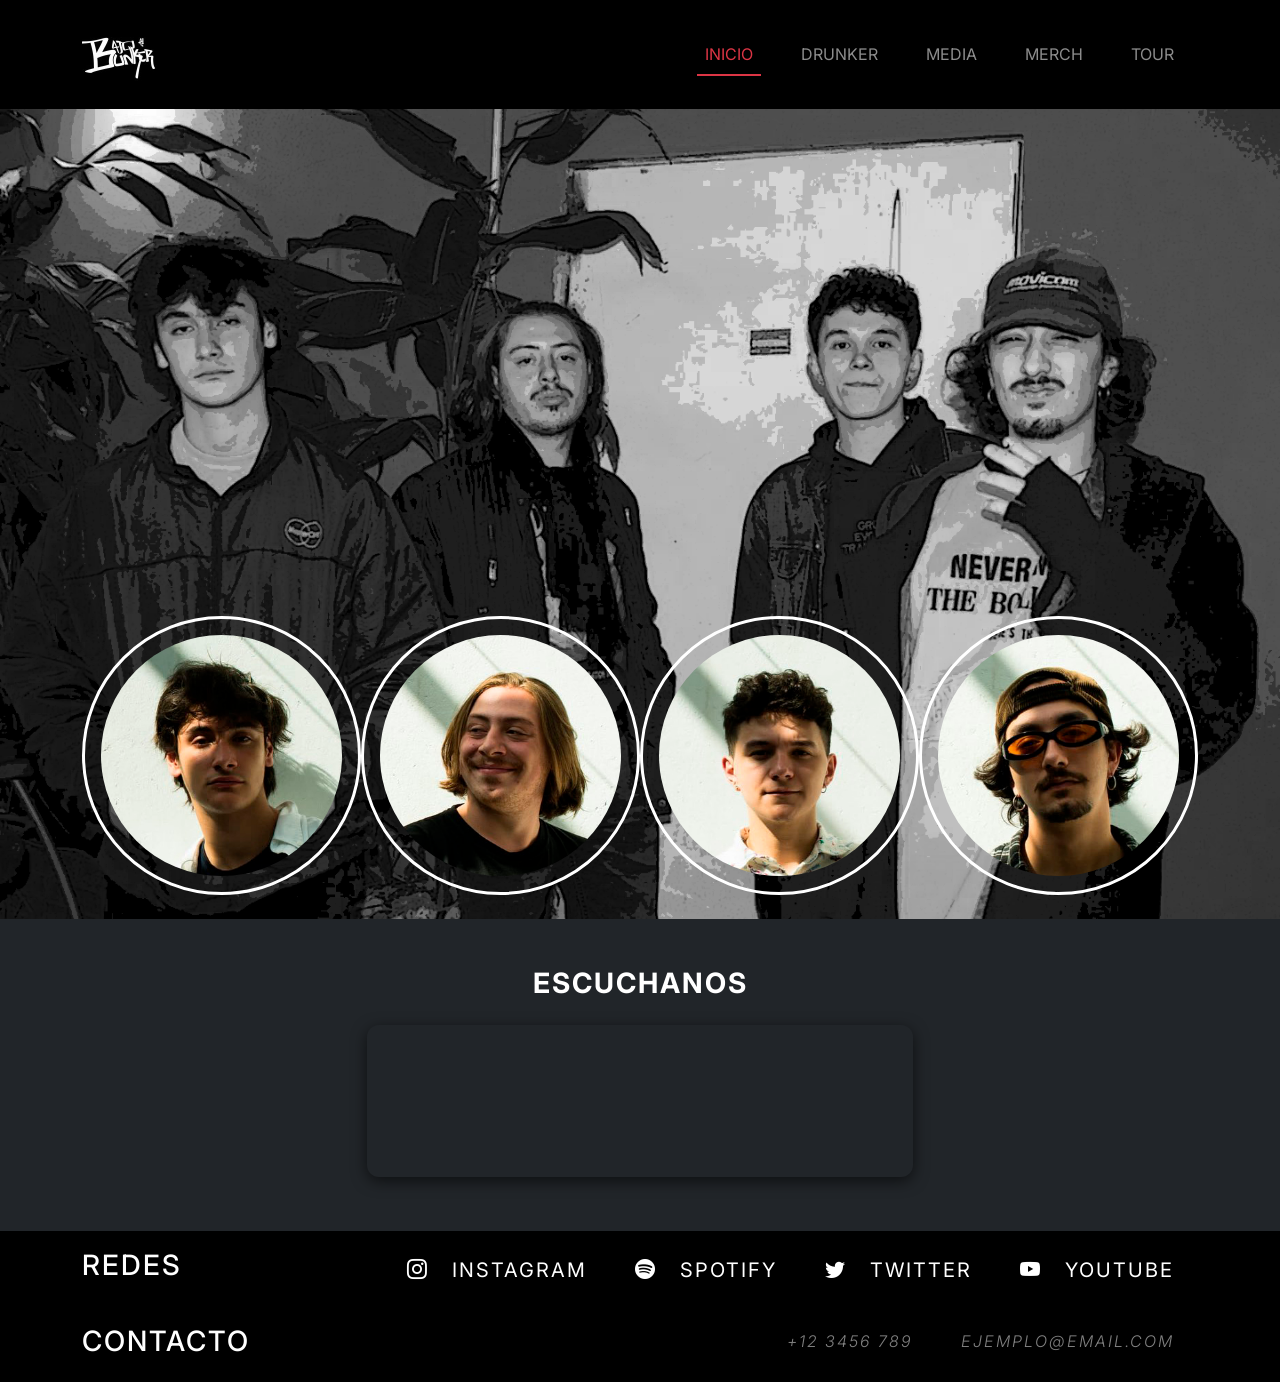
<file: index.html>
<!DOCTYPE html>
<html lang="en">
<head>
    <meta charset="UTF-8">
    <meta http-equiv="X-UA-Compatible" content="IE=edge">
    <meta name="viewport" content="width=device-width, initial-scale=1.0">
    <link href="https://cdn.jsdelivr.net/npm/bootstrap@5.2.1/dist/css/bootstrap.min.css" rel="stylesheet" integrity="sha384-iYQeCzEYFbKjA/T2uDLTpkwGzCiq6soy8tYaI1GyVh/UjpbCx/TYkiZhlZB6+fzT" crossorigin="anonymous">
    <link rel="stylesheet" href="https://cdn.jsdelivr.net/npm/bootstrap-icons@1.9.1/font/bootstrap-icons.css">    <link rel="preconnect" href="https://fonts.googleapis.com">
    <link rel="preconnect" href="https://fonts.gstatic.com" crossorigin>
    <link href="https://fonts.googleapis.com/css2?family=Inter:wght@100;300;500;700;900&display=swap" rel="stylesheet">
    <link rel="stylesheet" href="./css/styles.css">
    <link rel="icon" href="./assets/all/bajo_el_bunker.jpg">
    <title>Bajo el Bunker | Inicio</title>
</head>
<body>
    
    <header class="navbar navbar-expand-lg navbar-dark bg-black d-flex justify-content-center">
        <div class="container m-0 d-flex justify-content-between m-1">
            <a class="navbar-brand d-flex" href="#">
                <img class="header__logo w-50" src="./assets/all/bajo_el_bunker.jpg" alt="">
            </a>
            <button class="fs-1 text-white navbar-toggler border border-0" type="button" data-bs-toggle="collapse" data-bs-target="#navbarNav" aria-controls="navbarNav" aria-expanded="false" aria-label="Toggle navigation">
                <i class="bi bi-list"></i>
            </button>
            <nav class="collapse navbar-collapse d-lg-flex justify-content-end" id="navbarNav">
                <ul class="navbar-nav">
                    <li class="nav-item mx-3">
                        <a class="nav-link active" aria-current="page" href="#">INICIO</a>
                    </li>
                    <li class="nav-item mx-3">
                        <a class="nav-link" href="./pages/drunker.html">DRUNKER</a>
                    </li>
                    <li class="nav-item mx-3">
                        <a class="nav-link" href="./pages/media.html">MEDIA</a>
                    </li>
                    <li class="nav-item mx-3">
                        <a target="_blank" class="nav-link" href="https://totoorossiprueba.mitiendanube.com/">MERCH</a>
                    </li>
                    <li class="nav-item mx-3">
                        <a class="nav-link" href="./pages/tour.html">TOUR</a>
                    </li>
                </ul>
            </nav>
        </div>
    </header>

    <main>
        <section class="hero d-flex p-0">
            <div class="container d-flex flex-column align-items-center flex-md-row justify-content-md-around align-items-md-end">
                <a target="_blank" class="hero__members align-items-end d-flex justify-content-center w-50 rounded-circle" href="https://www.instagram.com/santisantagatti/">
                    <img class="m-4 rounded-circle p-3 w-100 w-md-75 border-3 border border-white" src="./assets/index/santi.jpg" alt=""></a>
                <a target="_blank" class="hero__members align-items-end d-flex justify-content-center w-50 rounded-circle" href="https://www.instagram.com/pedrodiblasi_/">
                    <img class="m-4 rounded-circle p-3 w-100 w-md-75 border-3 border border-white" src="./assets/index/pedro.jpg" alt=""></a>
                <a target="_blank" class="hero__members align-items-end d-flex justify-content-center w-50 rounded-circle" href="https://www.instagram.com/agushanson/">
                    <img class="m-4 rounded-circle p-3 w-100 w-md-75 border-3 border border-white" src="./assets/index/hanson.jpg" alt=""></a>
                <a target="_blank" class="hero__members align-items-end d-flex justify-content-center w-50 rounded-circle" href="https://www.instagram.com/cruzusername/">
                    <img class="m-4 rounded-circle p-3 w-100 w-md-75 border-3 border border-white" src="./assets/index/cruz.jpg" alt=""></a>
            </div>
        </section>
    </main>

<section class="container-fluid bg-dark py-5">
    <div class="container">
        <div class="row justify-content-center">
            <div class="col-12 col-md-8 col-lg-6 text-center">
                <h3 class="mb-4 text-uppercase fw-bold" style="color: white; letter-spacing: 2px;">Escuchanos</h3>
                <iframe 
                    style="border-radius:12px; background-color: transparent;" 
                    src="https://open.spotify.com/embed/artist/1XRjjF7TDeOC0SRdkRRB3B?utm_source=generator&theme=0" 
                    width="100%" 
                    height="152" 
                    frameBorder="0" 
                    allowfullscreen="" 
                    allow="autoplay; clipboard-write; encrypted-media; fullscreen; picture-in-picture" 
                    loading="lazy">
                </iframe>
            </div>
        </div>
    </div>
</section>

    <footer class="container-fluid bg-black">
        <div class="container">
            <div class="row">
                <div class="my-3 d-flex d-md-none justify-content-center">
                    <img class="w-25" src="./assets/all/bajo_el_bunker.jpg" alt="">
                </div>
                <article class="my-3 d-flex flex-column align-items-center text-white flex-lg-row justify-content-lg-between">
                    <h3 class="w-25 d-flex justify-content-center justify-content-lg-start">REDES</h3>
                    <div class="fs-5 d-md-flex">
                        <a target="_blank" class="text-decoration-none text-white" href="https://www.instagram.com/bajoelbunker/"><div class="my-2 mx-3">
                            <i class="mx-2 bi bi-instagram"></i>
                            <span class="mx-2">Instagram</span>
                        </div></a>
                        <a target="_blank" class="text-decoration-none text-white" href="https://open.spotify.com/artist/1XRjjF7TDeOC0SRdkRRB3B"><div class="my-2 mx-3">
                            <i class="mx-2 bi bi-spotify"></i>
                            <span class="mx-2">Spotify</span>
                        </div></a>
                        <a target="_blank" class="text-decoration-none text-white" href=""><div class="my-2 mx-3">
                            <i class="mx-2 bi bi-twitter"></i>
                            <span class="mx-2">Twitter</span>
                        </div></a>
                        <a target="_blank" class="text-decoration-none text-white" href="https://www.youtube.com/channel/UCPK1firF6YcuBp2Lq1cR4aA"><div class="my-2 mx-3">
                            <i class="mx-2 bi bi-youtube"></i>
                            <span class="mx-2">Youtube</span>
                        </div></a>
                    </div>
                </article>
                <article class="my-3 d-flex flex-column align-items-center text-white flex-lg-row justify-content-between">
                    <h3 class="w-25 d-flex justify-content-center justify-content-lg-start">CONTACTO</h3>
                    <div class="d-flex text-white-50 fst-italic">
                        <h5 class="text-decoration-none fs-6 fw-light mx-1 mx-md-4">+12 3456 789</h5>
                        <h5 class="fs-6 fw-light mx-1 mx-md-4">ejemplo@email.com</h5>
                    </div>
                </article>
            </div>
        </div>
    </footer>

    <script src="https://cdn.jsdelivr.net/npm/bootstrap@5.2.1/dist/js/bootstrap.bundle.min.js" integrity="sha384-u1OknCvxWvY5kfmNBILK2hRnQC3Pr17a+RTT6rIHI7NnikvbZlHgTPOOmMi466C8" crossorigin="anonymous"></script>
</body>
</html>
</file>
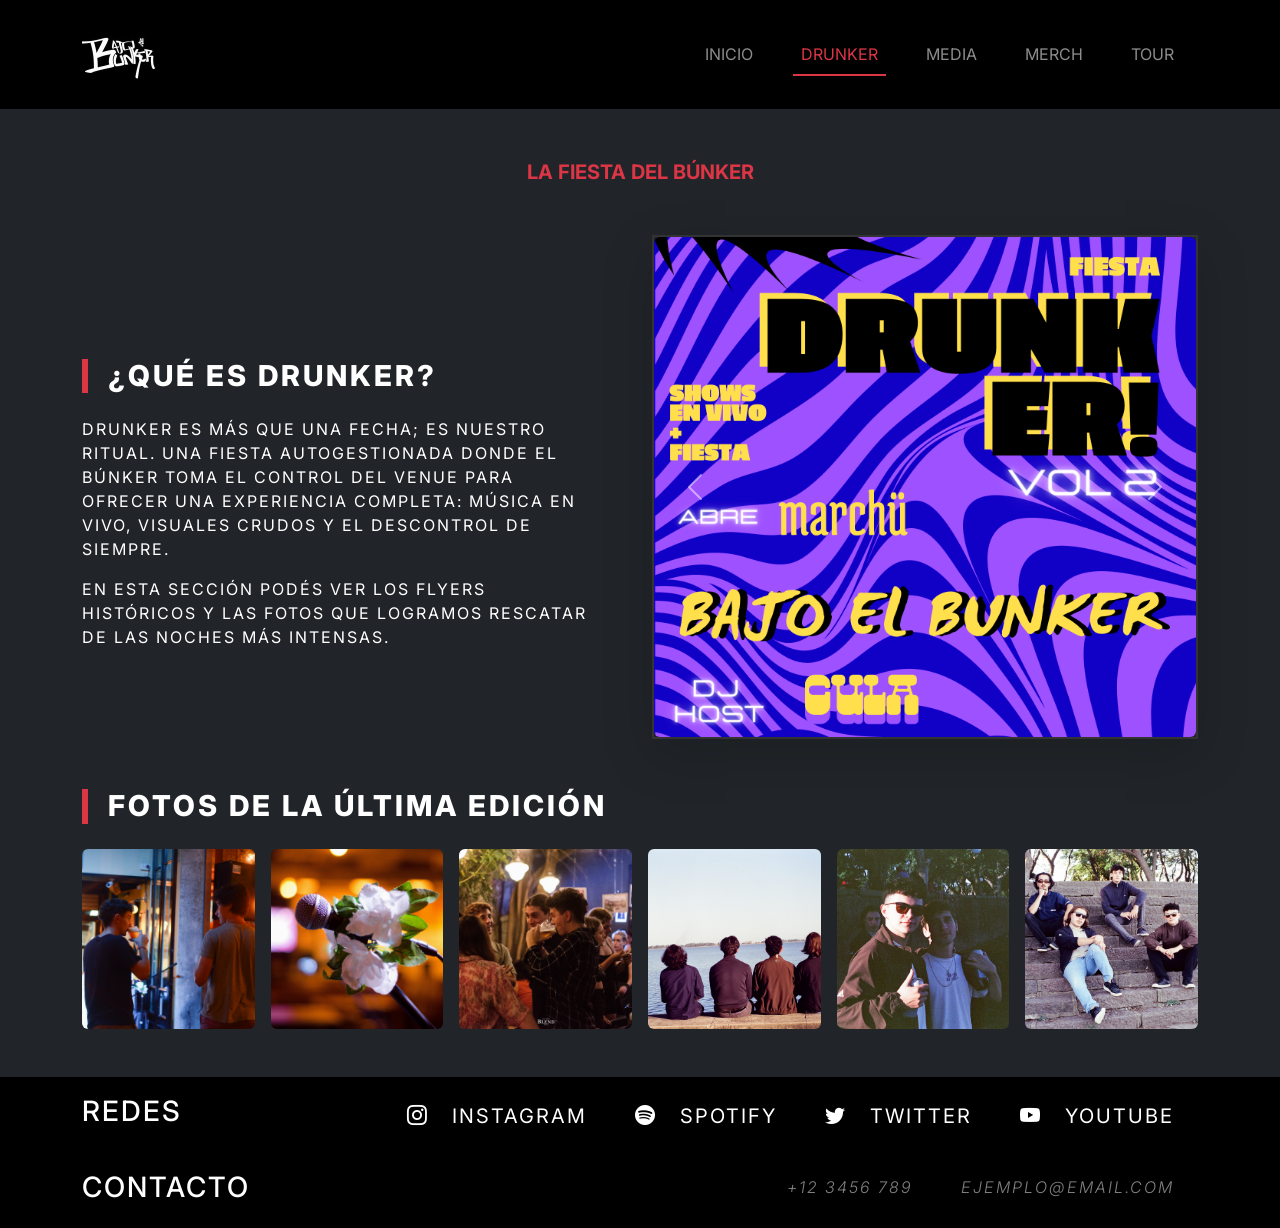
<file: pages/drunker.html>
<!DOCTYPE html>
<html lang="en">
<head>
    <meta charset="UTF-8">
    <meta http-equiv="X-UA-Compatible" content="IE=edge">
    <meta name="viewport" content="width=device-width, initial-scale=1.0">
    <link href="https://cdn.jsdelivr.net/npm/bootstrap@5.2.1/dist/css/bootstrap.min.css" rel="stylesheet" integrity="sha384-iYQeCzEYFbKjA/T2uDLTpkwGzCiq6soy8tYaI1GyVh/UjpbCx/TYkiZhlZB6+fzT" crossorigin="anonymous">
    <link rel="stylesheet" href="https://cdn.jsdelivr.net/npm/bootstrap-icons@1.9.1/font/bootstrap-icons.css">    <link rel="preconnect" href="https://fonts.googleapis.com">
    <link rel="preconnect" href="https://fonts.gstatic.com" crossorigin>
    <link href="https://fonts.googleapis.com/css2?family=Inter:wght@100;300;500;700;900&display=swap" rel="stylesheet">
    <link rel="stylesheet" href="../css/styles.css">
    <link rel="icon" href="../assets/all/bajo_el_bunker.jpg">
    <title>Bajo el Bunker | Drunker</title>
</head>

<body class="bg-dark">
    <header class="navbar navbar-expand-lg navbar-dark bg-black d-flex justify-content-center">
        <div class="container m-0 d-flex justify-content-between m-1">
            <a class="navbar-brand d-flex" href="#">
                <img class="header__logo w-50" src="../assets/all/bajo_el_bunker.jpg" alt="">
            </a>
            <button class="fs-1 text-white navbar-toggler border border-0" type="button" data-bs-toggle="collapse" data-bs-target="#navbarNav" aria-controls="navbarNav" aria-expanded="false" aria-label="Toggle navigation">
                <i class="bi bi-list"></i>
            </button>
            <nav class="collapse navbar-collapse d-lg-flex justify-content-end" id="navbarNav">
                <ul class="navbar-nav">
                    <li class="nav-item mx-3">
                        <a class="nav-link" href="../index.html">INICIO</a>
                    </li>
                    <li class="nav-item mx-3">
                        <a class="nav-link active" aria-current="page" href="./drunker.html">DRUNKER</a>
                    </li>
                    <li class="nav-item mx-3">
                        <a class="nav-link"  href="./media.html">MEDIA</a>
                    </li>
                    <li class="nav-item mx-3">
                        <a target="_blank" class="nav-link" href="https://totoorossiprueba.mitiendanube.com/">MERCH</a>
                    </li>
                    <li class="nav-item mx-3">
                        <a class="nav-link" href="./tour.html">TOUR</a>
                    </li>
                </ul>
            </nav>
        </div>
    </header>
    
<main class="container py-5">
    <div class="text-center mb-5">
        <p class="lead text-danger fw-bold">LA FIESTA DEL BÚNKER</p>
    </div>

    <div class="row align-items-center mb-5">
        <div class="col-lg-6 text-white pe-lg-5">
            <h2 class="mb-4 media-section-title">¿Qué es Drunker?</h2>
            <p>Drunker es más que una fecha; es nuestro ritual. Una fiesta autogestionada donde el Búnker toma el control del venue para ofrecer una experiencia completa: música en vivo, visuales crudos y el descontrol de siempre.</p>
            <p>En esta sección podés ver los flyers históricos y las fotos que logramos rescatar de las noches más intensas.</p>
        </div>

        <div class="col-lg-6 mt-4 mt-lg-0">
            <div id="flyerCarousel" class="carousel slide shadow-lg" data-bs-ride="carousel">
                <div class="carousel-inner rounded">
                    <div class="carousel-item active">
                        <img src="../assets/drunker/img/drunker1.png" class="d-block w-100" alt="Flyer 1">
                    </div>
                    <div class="carousel-item">
                        <img src="../assets/drunker/img/drunker2.png" class="d-block w-100" alt="Flyer 2">
                    </div>
                </div>
                <button class="carousel-control-prev" type="button" data-bs-target="#flyerCarousel" data-bs-slide="prev">
                    <span class="carousel-control-prev-icon" aria-hidden="true"></span>
                </button>
                <button class="carousel-control-next" type="button" data-bs-target="#flyerCarousel" data-bs-slide="next">
                    <span class="carousel-control-next-icon" aria-hidden="true"></span>
                </button>
            </div>
        </div>
    </div>

    <section>
        <h2 class="media-section-title">Fotos de la última edición</h2>
        <div class="row g-3">
            <div class="col-6 col-md-4 col-lg-2">
                <img src="../assets/drunker/img/1.jpg" class="gallery-img" alt="Drunker Pic">
            </div>
            <div class="col-6 col-md-4 col-lg-2">
                <img src="../assets/drunker/img/2.jpg" class="gallery-img" alt="Drunker Pic">
            </div>
            <div class="col-6 col-md-4 col-lg-2">
                <img src="../assets/drunker/img/3.jpg" class="gallery-img" alt="Drunker Pic">
            </div>
            <div class="col-6 col-md-4 col-lg-2">
                <img src="../assets/drunker/img/4.jpg" class="gallery-img" alt="Drunker Pic">
            </div>
            <div class="col-6 col-md-4 col-lg-2">
                <img src="../assets/drunker/img/5.jpg" class="gallery-img" alt="Drunker Pic">
            </div>
            <div class="col-6 col-md-4 col-lg-2">
                <img src="../assets/drunker/img/6.jpg" class="gallery-img" alt="Drunker Pic">
            </div>
        </div>
    </section>
</main>
    
    <footer class="container-fluid bg-black">
        <div class="container">
            <div class="row">
                <div class="my-3 d-flex d-md-none justify-content-center">
                    <img class="w-25" src="../assets/all/bajo_el_bunker.jpg" alt="">
                </div>
                <article class="my-3 d-flex flex-column align-items-center text-white flex-lg-row justify-content-lg-between">
                    <h3 class="w-25 d-flex justify-content-center justify-content-lg-start">REDES</h3>
                    <div class="fs-5 d-md-flex">
                        <a target="_blank" class="text-decoration-none text-white" href="https://www.instagram.com/bajoelbunker/"><div class="my-2 mx-3">
                            <i class="mx-2 bi bi-instagram"></i>
                            <span class="mx-2">Instagram</span>
                        </div></a>
                        <a target="_blank" class="text-decoration-none text-white" href="https://open.spotify.com/artist/1XRjjF7TDeOC0SRdkRRB3B"><div class="my-2 mx-3">
                            <i class="mx-2 bi bi-spotify"></i>
                            <span class="mx-2">Spotify</span>
                        </div></a>
                        <a target="_blank" class="text-decoration-none text-white" href=""><div class="my-2 mx-3">
                            <i class="mx-2 bi bi-twitter"></i>
                            <span class="mx-2">Twitter</span>
                        </div></a>
                        <a target="_blank" class="text-decoration-none text-white" href="https://www.youtube.com/channel/UCPK1firF6YcuBp2Lq1cR4aA"><div class="my-2 mx-3">
                            <i class="mx-2 bi bi-youtube"></i>
                            <span class="mx-2">Youtube</span>
                        </div></a>
                    </div>
                </article>
                <article class="my-3 d-flex flex-column align-items-center text-white flex-lg-row justify-content-between">
                    <h3 class="w-25 d-flex justify-content-center justify-content-lg-start">CONTACTO</h3>
                    <div class="d-flex text-white-50 fst-italic">
                        <h5 class="text-decoration-none fs-6 fw-light mx-1 mx-md-4">+12 3456 789</h5>
                        <h5 class="fs-6 fw-light mx-1 mx-md-4">ejemplo@email.com</h5>
                    </div>
                </article>
            </div>
        </div>
    </footer>
    <script src="https://cdn.jsdelivr.net/npm/bootstrap@5.2.1/dist/js/bootstrap.bundle.min.js" integrity="sha384-u1OknCvxWvY5kfmNBILK2hRnQC3Pr17a+RTT6rIHI7NnikvbZlHgTPOOmMi466C8" crossorigin="anonymous"></script>
</body>
</html>
</file>
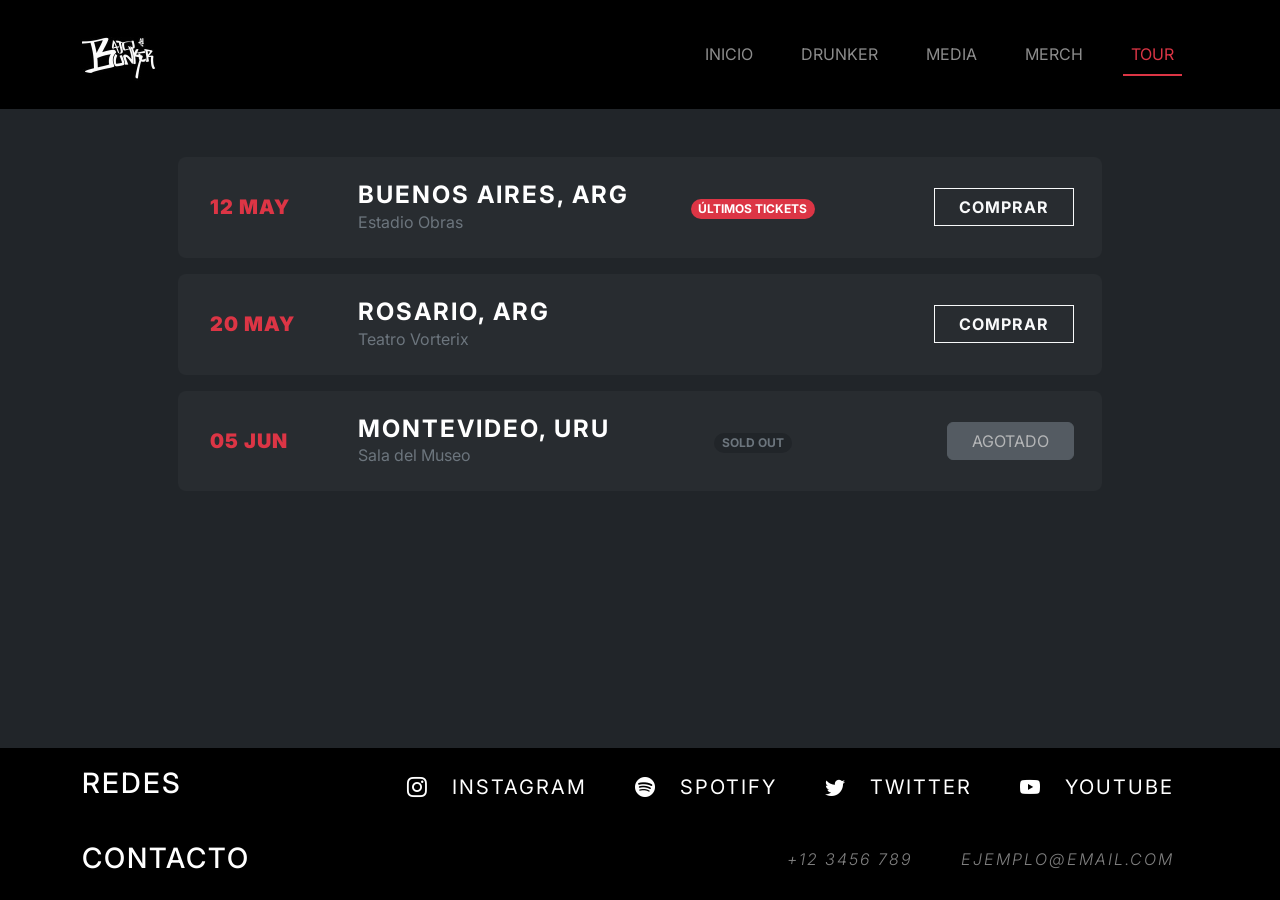
<file: pages/tour.html>
<!DOCTYPE html>
<html lang="en">
<head>
    <meta charset="UTF-8">
    <meta http-equiv="X-UA-Compatible" content="IE=edge">
    <meta name="viewport" content="width=device-width, initial-scale=1.0">
    <link href="https://cdn.jsdelivr.net/npm/bootstrap@5.2.1/dist/css/bootstrap.min.css" rel="stylesheet" integrity="sha384-iYQeCzEYFbKjA/T2uDLTpkwGzCiq6soy8tYaI1GyVh/UjpbCx/TYkiZhlZB6+fzT" crossorigin="anonymous">
    <link rel="stylesheet" href="https://cdn.jsdelivr.net/npm/bootstrap-icons@1.9.1/font/bootstrap-icons.css">    <link rel="preconnect" href="https://fonts.googleapis.com">
    <link rel="preconnect" href="https://fonts.gstatic.com" crossorigin>
    <link href="https://fonts.googleapis.com/css2?family=Inter:wght@100;300;500;700;900&display=swap" rel="stylesheet">
    <link rel="stylesheet" href="../css/styles.css">
    <link rel="icon" href="../assets/all/bajo_el_bunker.jpg">
    <title>Bajo el Bunker | Tour</title>
</head>

<body class="bg-dark">
    <header class="navbar navbar-expand-lg navbar-dark bg-black d-flex justify-content-center">
        <div class="container m-0 d-flex justify-content-between m-1">
            <a class="navbar-brand d-flex" href="#">
                <img class="header__logo w-50" src="../assets/all/bajo_el_bunker.jpg" alt="">
            </a>
            <button class="fs-1 text-white navbar-toggler border border-0" type="button" data-bs-toggle="collapse" data-bs-target="#navbarNav" aria-controls="navbarNav" aria-expanded="false" aria-label="Toggle navigation">
                <i class="bi bi-list"></i>
            </button>
            <nav class="collapse navbar-collapse d-lg-flex justify-content-end" id="navbarNav">
                <ul class="navbar-nav">
                    <li class="nav-item mx-3">
                        <a class="nav-link" href="../index.html">INICIO</a>
                    </li>
                    <li class="nav-item mx-3">
                        <a class="nav-link" href="./drunker.html">DRUNKER</a>
                    </li>
                    <li class="nav-item mx-3">
                        <a class="nav-link"  href="./media.html">MEDIA</a>
                    </li>
                    <li class="nav-item mx-3">
                        <a target="_blank" class="nav-link" href="https://totoorossiprueba.mitiendanube.com/">MERCH</a>
                    </li>
                    <li class="nav-item mx-3">
                        <a class="nav-link active" aria-current="page" href="./tour.html">TOUR</a>
                    </li>
                </ul>
            </nav>
        </div>
    </header>
    
<main class="container py-5">

    <div class="tour-container">
        <div class="row tour-item align-items-center py-4 px-3 mb-3">
            <div class="col-12 col-md-2 text-center text-md-start mb-2 mb-md-0">
                <span class="tour-date">12 MAY</span>
            </div>
            <div class="col-12 col-md-4 text-center text-md-start">
                <h4 class="m-0 text-white fw-bold">BUENOS AIRES, ARG</h4>
                <p class="m-0 text-secondary">Estadio Obras</p>
            </div>
            <div class="col-12 col-md-3 text-center py-2 py-md-0">
                <span class="badge rounded-pill bg-danger">ÚLTIMOS TICKETS</span>
            </div>
            <div class="col-12 col-md-3 text-center text-md-end">
                <a href="#" class="btn btn-outline-light btn-tour px-4">COMPRAR</a>
            </div>
        </div>

        <div class="row tour-item align-items-center py-4 px-3 mb-3">
            <div class="col-12 col-md-2 text-center text-md-start mb-2 mb-md-0">
                <span class="tour-date">20 MAY</span>
            </div>
            <div class="col-12 col-md-4 text-center text-md-start">
                <h4 class="m-0 text-white fw-bold">ROSARIO, ARG</h4>
                <p class="m-0 text-secondary">Teatro Vorterix</p>
            </div>
            <div class="col-12 col-md-3 text-center py-2 py-md-0">
                </div>
            <div class="col-12 col-md-3 text-center text-md-end">
                <a href="#" class="btn btn-outline-light btn-tour px-4">COMPRAR</a>
            </div>
        </div>

        <div class="row tour-item align-items-center py-4 px-3 mb-3">
            <div class="col-12 col-md-2 text-center text-md-start mb-2 mb-md-0">
                <span class="tour-date">05 JUN</span>
            </div>
            <div class="col-12 col-md-4 text-center text-md-start">
                <h4 class="m-0 text-white fw-bold">MONTEVIDEO, URU</h4>
                <p class="m-0 text-secondary">Sala del Museo</p>
            </div>
            <div class="col-12 col-md-3 text-center py-2 py-md-0">
                <span class="badge rounded-pill bg-dark text-secondary">SOLD OUT</span>
            </div>
            <div class="col-12 col-md-3 text-center text-md-end">
                <button class="btn btn-secondary px-4 disabled">AGOTADO</button>
            </div>
        </div>
    </div>
</main>

    <footer class="container-fluid bg-black">
        <div class="container">
            <div class="row">
                <div class="my-3 d-flex d-md-none justify-content-center">
                    <img class="w-25" src="../assets/all/bajo_el_bunker.jpg" alt="">
                </div>
                <article class="my-3 d-flex flex-column align-items-center text-white flex-lg-row justify-content-lg-between">
                    <h3 class="w-25 d-flex justify-content-center justify-content-lg-start">REDES</h3>
                    <div class="fs-5 d-md-flex">
                        <a target="_blank" class="text-decoration-none text-white" href="https://www.instagram.com/bajoelbunker/"><div class="my-2 mx-3">
                            <i class="mx-2 bi bi-instagram"></i>
                            <span class="mx-2">Instagram</span>
                        </div></a>
                        <a target="_blank" class="text-decoration-none text-white" href="https://open.spotify.com/artist/1XRjjF7TDeOC0SRdkRRB3B"><div class="my-2 mx-3">
                            <i class="mx-2 bi bi-spotify"></i>
                            <span class="mx-2">Spotify</span>
                        </div></a>
                        <a target="_blank" class="text-decoration-none text-white" href=""><div class="my-2 mx-3">
                            <i class="mx-2 bi bi-twitter"></i>
                            <span class="mx-2">Twitter</span>
                        </div></a>
                        <a target="_blank" class="text-decoration-none text-white" href="https://www.youtube.com/channel/UCPK1firF6YcuBp2Lq1cR4aA"><div class="my-2 mx-3">
                            <i class="mx-2 bi bi-youtube"></i>
                            <span class="mx-2">Youtube</span>
                        </div></a>
                    </div>
                </article>
                <article class="my-3 d-flex flex-column align-items-center text-white flex-lg-row justify-content-between">
                    <h3 class="w-25 d-flex justify-content-center justify-content-lg-start">CONTACTO</h3>
                    <div class="d-flex text-white-50 fst-italic">
                        <h5 class="text-decoration-none fs-6 fw-light mx-1 mx-md-4">+12 3456 789</h5>
                        <h5 class="fs-6 fw-light mx-1 mx-md-4">ejemplo@email.com</h5>
                    </div>
                </article>
            </div>
        </div>
    </footer>
    <script src="https://cdn.jsdelivr.net/npm/bootstrap@5.2.1/dist/js/bootstrap.bundle.min.js" integrity="sha384-u1OknCvxWvY5kfmNBILK2hRnQC3Pr17a+RTT6rIHI7NnikvbZlHgTPOOmMi466C8" crossorigin="anonymous"></script>
</body>
</html>
</file>
<file: css/styles.css>
body {
    margin: 0;
    padding: 0;
    box-sizing: border-box;
    font-family: 'Inter', sans-serif;
    display: flex;
    flex-direction: column;
    min-height: 100vh;
}

main {
    flex-grow: 1;
}

::selection {
    background: #dc3545;
    color: white;
}

/* HEADER */

.navbar-toggler:focus,
.navbar-toggler:active,
.navbar-toggler-icon:focus {
    outline: none;
    box-shadow: none;
}

.nav-link.active {
    color: #dc3545 !important;
    border-bottom: 2px solid #dc3545;
}

.nav-link:hover {
    color: #dc3545 !important;
    transition: 0.3s;
}

/* INDEX */

.hero {
    background-image: url(../assets/index/hero.jpg);
    background-position: center;
    background-repeat: no-repeat;
    background-size: cover;
    position: relative;
    min-height: 70vh;
}

.hero__members {
    transition: 0.3s;
}

.hero__members:hover {
    transform: scale(1.15);
}

.text-white {
    color: #ffffff;
    font-family: 'Inter', sans-serif; 
    text-transform: uppercase;
    letter-spacing: 2px;
}

iframe {
    box-shadow: 0px 4px 15px rgba(0, 0, 0, 0.6);
}

@media (min-width:768px) {
    .hero {
        min-height: 80vh;
    }

    .spotify-section {
        padding: 30px 0;
    }
}

@media (min-width:992px) {
    .hero {
    min-height: 90vh;
    }
}

/* DRUNKER */

#flyerCarousel {
    border: 2px solid #333;
}

#flyerCarousel img {
    height: 500px;
    object-fit: fill;
    background-color: #111;
}

.gallery-img {
    width: 100%;
    height: 180px;
    object-fit: cover;
    border-radius: 6px;
    cursor: pointer;
    transition: all 0.3s ease;
}

/* MEDIA */

body {
    background-color: #000;
}

.media-section-title {
    color: #ffffff !important;
    font-size: 1.8rem;
    font-weight: 800;
    text-transform: uppercase;
    letter-spacing: 3px;
    margin-top: 50px;
    margin-bottom: 25px;
    border-left: 6px solid #dc3545;
    padding-left: 20px;
    display: block;
    line-height: 1.2;
}

main.container h1 {
    font-weight: 900;
    letter-spacing: 8px;
    text-shadow: 3px 3px 0px #dc3545;
    margin-bottom: 60px;
}

/* .gallery-img se formatea igual que en drunker asi que no lo agrego */

.gallery-img:hover {
    filter: grayscale(0%) brightness(110%);
    transform: scale(1.03);
    box-shadow: 0 10px 25px rgba(220, 53, 69, 0.3);
    border-color: #dc3545;
    z-index: 5;
}

.modal-content {
    background-color: rgba(0, 0, 0, 0.9) !important;
    border: 1px solid #333;
}

#lightboxImg {
    border: 2px solid #dc3545;
    box-shadow: 0 0 30px rgba(220, 53, 69, 0.5);
}

@keyframes fadeInUp {
    from {
        opacity: 0;
        transform: translateY(20px);
    }
    to {
        opacity: 1;
        transform: translateY(0);
    }
}

.row.g-3 .col-6 {
    animation: fadeInUp 0.6s ease forwards;
}

/* TOUR */

.tour-container {
    max-width: 900px;
    margin: 0 auto;
}

.tour-item {
    background-color: rgba(255, 255, 255, 0.03);
    border-radius: 8px;
    border-left: 4px solid transparent;
    transition: all 0.3s ease;
}

.tour-item:hover {
    background-color: rgba(255, 255, 255, 0.08);
    border-left: 4px solid #dc3545;
    transform: translateX(5px);
}

.tour-date {
    color: #dc3545;
    font-size: 1.25rem;
    font-weight: 900;
    letter-spacing: 1px;
}

.btn-tour {
    border-radius: 0;
    font-weight: bold;
    text-transform: uppercase;
    letter-spacing: 1px;
}

/* SCROLL */

::-webkit-scrollbar {
    width: 10px;
}

::-webkit-scrollbar-track {
    background: #181818; 
}

::-webkit-scrollbar-thumb {
    background: #dc3545; 
    border-radius: 5px;
}

::-webkit-scrollbar-thumb:hover {
    background: #b02a37; 
}
</file>
